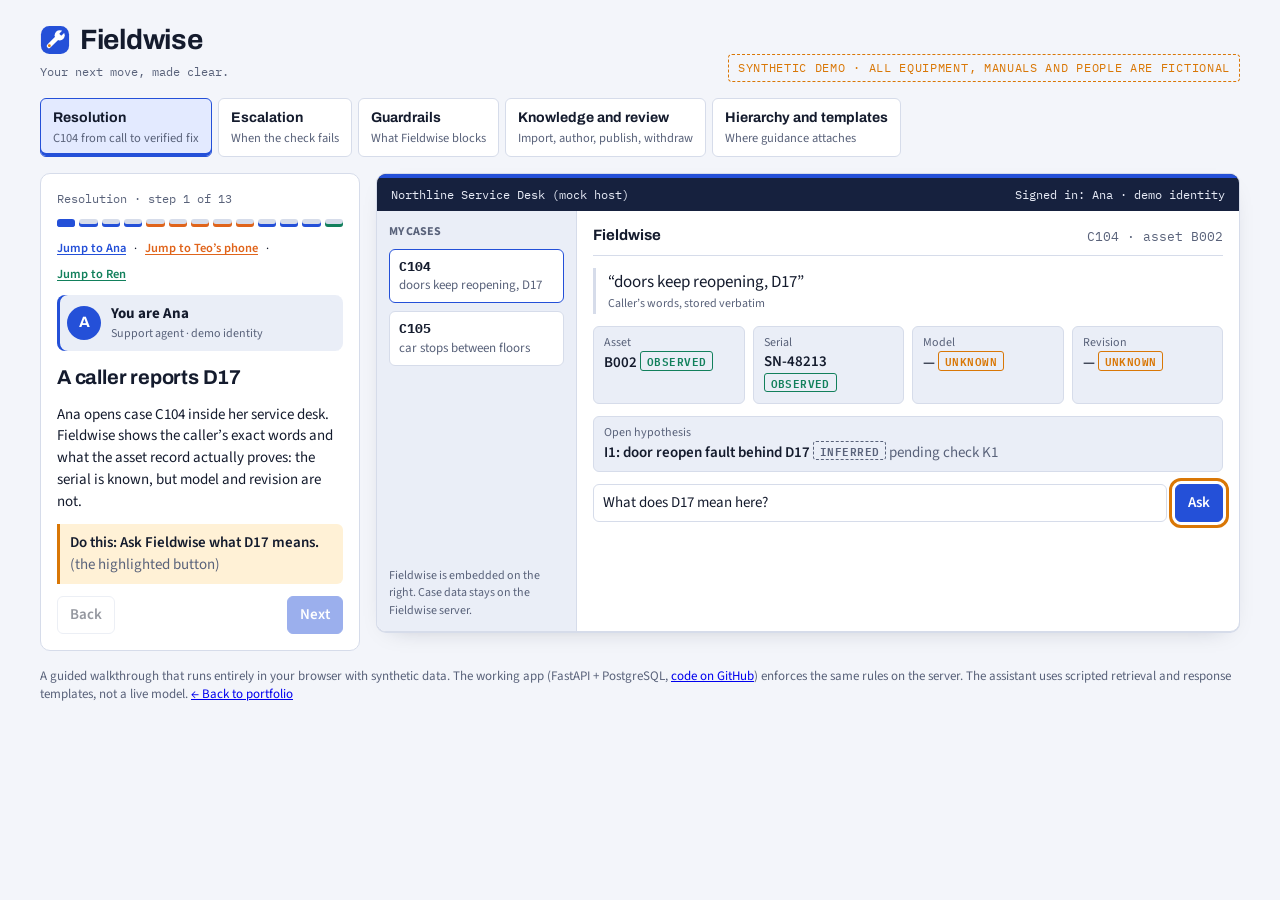
<file: demo/index.html>
<!doctype html>
<html lang="en">
<head>
<meta charset="utf-8">
<meta name="viewport" content="width=device-width, initial-scale=1, viewport-fit=cover">
<title>Fieldwise · guided demo</title>
<meta name="description" content="Fieldwise carries one equipment problem from the support call to a verified fix on a technician's phone. Synthetic data, runs in your browser.">
<meta property="og:title" content="Fieldwise · Your next move, made clear.">
<meta property="og:description" content="Cited, approved, model-specific service procedures from the call to the fix. Synthetic demo.">
<meta property="og:image" content="https://hithakishore-all.github.io/img/fieldwise-poster.jpg">
<link rel="icon" href="data:image/svg+xml,%3Csvg xmlns='http://www.w3.org/2000/svg' viewBox='0 0 32 32'%3E%3Crect x='1' y='1' width='30' height='30' rx='9' fill='%232450D8'/%3E%3Cpath d='M9.5 22.5L18 14' stroke='%23fff' stroke-width='4.6' stroke-linecap='round'/%3E%3Ccircle cx='21' cy='11' r='5.4' fill='%23fff'/%3E%3Crect x='19.4' y='3.2' width='3.2' height='7' rx='0.8' fill='%232450D8' transform='rotate(45 21 11)'/%3E%3Ccircle cx='10' cy='22' r='1.5' fill='%23D97706'/%3E%3C/svg%3E">

<link rel="preconnect" href="https://fonts.googleapis.com">
<link rel="stylesheet" href="https://fonts.googleapis.com/css2?family=Archivo:wght@600;700&family=IBM+Plex+Mono:wght@400;500&family=Source+Sans+3:wght@400;600&display=swap">
<style>
/* Layout: guided walkthrough — scenario tabs, a narrator column that says who you are and what to do, and one screen at a time */
:root{
  --bg:#F3F5FA; --surface:#FFFFFF; --sunk:#EAEEF7; --ink:#141B2D; --muted:#59627A; --line:#D6DCEA; --accent:#2450D8; --accent-soft:#E3EAFF; --signal:#D97706; --signal-soft:#FFF1D6; --ok:#12805C; --ok-soft:#DCF4EA; --bad:#C62E3A; --bad-soft:#FDE4E6; --chrome:#16213E; --chrome-ink:#E8ECF7; --p-ana:#2450D8; --p-teo:#E0641B; --p-ari:#7A3FD1; --p-ren:#12805C; --p-mia:#6B7280;
  --f-display:"Archivo","Helvetica Neue",Arial,sans-serif;
  --f-body:"Source Sans 3","Segoe UI",system-ui,sans-serif;
  --f-mono:"IBM Plex Mono",ui-monospace,Menlo,Consolas,monospace;
}
@media (prefers-color-scheme: dark){:root:not([data-theme="light"]){
  --bg:#0C1120; --surface:#151C2E; --sunk:#10172A; --ink:#E6EAF5; --muted:#9AA4BE; --line:#27304A; --accent:#7B98FF; --accent-soft:#1D2856; --signal:#F5B400; --signal-soft:#3A2C08; --ok:#3CC594; --ok-soft:#0F2E22; --bad:#F06470; --bad-soft:#3D1519; --chrome:#060A15; --chrome-ink:#C8D0E6; --p-ana:#7B98FF; --p-teo:#FF8A47; --p-ari:#AD82F2; --p-ren:#3CC594; --p-mia:#9AA4BE; color-scheme:dark}}
:root[data-theme="dark"]{
  --bg:#0C1120; --surface:#151C2E; --sunk:#10172A; --ink:#E6EAF5; --muted:#9AA4BE; --line:#27304A; --accent:#7B98FF; --accent-soft:#1D2856; --signal:#F5B400; --signal-soft:#3A2C08; --ok:#3CC594; --ok-soft:#0F2E22; --bad:#F06470; --bad-soft:#3D1519; --chrome:#060A15; --chrome-ink:#C8D0E6; --p-ana:#7B98FF; --p-teo:#FF8A47; --p-ari:#AD82F2; --p-ren:#3CC594; --p-mia:#9AA4BE; color-scheme:dark}
*{box-sizing:border-box}
[hidden]{display:none!important}
body{background:var(--bg);color:var(--ink);font-family:var(--f-body);font-size:15px;line-height:1.45;margin:0;
  padding-left:max(16px,env(safe-area-inset-left,0px));padding-right:max(16px,env(safe-area-inset-right,0px));padding-block:20px 48px}
.wrap{max-width:1200px;margin:0 auto;display:flex;flex-direction:column;gap:16px}
h1,h2,h3{font-family:var(--f-display);margin:0;text-wrap:balance;letter-spacing:-.01em}
h1{font-size:28px;display:flex;align-items:center;gap:10px}
.mark{width:30px;height:30px;flex:none;display:block} h2{font-size:20px} h3{font-size:14px}
p{margin:0}
.mono{font-family:var(--f-mono);font-size:12.5px}
.muted{color:var(--muted)}
button{font:inherit;font-weight:600;cursor:pointer;border-radius:6px;border:1px solid var(--line);background:var(--surface);color:var(--ink);padding:7px 12px}
button:hover:not(:disabled){border-color:var(--accent)}
button:focus-visible,input:focus-visible,select:focus-visible{outline:2px solid var(--accent);outline-offset:2px}
button.primary{background:var(--accent);border-color:var(--accent);color:var(--surface)}
button:disabled{opacity:.45;cursor:not-allowed}
button.link{border:0;background:none;padding:0;color:var(--accent);text-decoration:underline;text-underline-offset:2px}
button.do{outline:3px solid var(--signal);outline-offset:3px}
@media (prefers-reduced-motion:no-preference){button.do{animation:pulse 1.6s ease-in-out infinite}@keyframes pulse{50%{outline-offset:6px}}}
select,input[type=text]{font:inherit;padding:7px 9px;border-radius:6px;border:1px solid var(--line);background:var(--surface);color:var(--ink)}
.top{display:flex;flex-wrap:wrap;align-items:flex-end;justify-content:space-between;gap:12px}
.tag{font-family:var(--f-mono);font-size:12px;color:var(--muted)}
.synth{font-family:var(--f-mono);font-size:11.5px;letter-spacing:.06em;text-transform:uppercase;border:1px dashed var(--signal);color:var(--signal);padding:5px 9px;border-radius:4px}
.tabs{display:flex;gap:6px;flex-wrap:wrap}
.tabs button{display:flex;flex-direction:column;align-items:flex-start;text-align:left;font-weight:400;padding:9px 12px;min-width:0}
.tabs button b{font-family:var(--f-display);font-size:14px}
.tabs button span{font-size:12.5px;color:var(--muted)}
.tabs button[aria-selected="true"]{border-color:var(--accent);background:var(--accent-soft);box-shadow:inset 0 -3px 0 var(--accent)}
.main{display:grid;grid-template-columns:320px minmax(0,1fr);gap:16px;align-items:start}
@media (max-width:900px){.main{grid-template-columns:minmax(0,1fr)}}
/* narrator */
.narr{background:var(--surface);border:1px solid var(--line);border-radius:10px;padding:16px;display:flex;flex-direction:column;gap:12px;position:sticky;top:calc(env(safe-area-inset-top,0px) + 12px)}
@media (max-width:900px){.narr{position:static}}
.count{font-family:var(--f-mono);font-size:12px;color:var(--muted)}
.dots{display:flex;gap:4px}
.dots button{flex:1;height:8px;padding:0;border:0;border-radius:3px;background:var(--line);min-width:0}
.dots button{background:var(--line);box-shadow:inset 0 -3px 0 var(--dc)}
.dots button.on{background:var(--dc)}
.persona{display:flex;gap:10px;align-items:center;background:var(--sunk);border-radius:8px;padding:8px 10px;box-shadow:inset 3px 0 0 var(--pc,var(--accent))}
.av{width:34px;height:34px;border-radius:50%;display:grid;place-items:center;font-family:var(--f-display);font-weight:700;color:#fff;background:var(--pc,var(--accent));flex:none}
.persona small{display:block;color:var(--muted);font-size:12px}
.why{font-size:15px}
.todo{border-left:3px solid var(--signal);background:var(--signal-soft);border-radius:0 6px 6px 0;padding:8px 10px;font-weight:600}
.rec{font-size:13px;display:flex;flex-direction:column;gap:4px;border-top:1px solid var(--line);padding-top:10px}
.rec li{margin-left:16px}
.rec ul{margin:0;padding:0}
.navrow{display:flex;justify-content:space-between;gap:8px}
/* screens */
.screen{background:var(--surface);border:1px solid var(--line);box-shadow:0 1px 0 var(--line),0 8px 24px -16px rgba(20,27,45,.35);border-radius:10px;overflow:hidden;min-width:0}
.chrome{border-top:4px solid var(--pc,var(--accent));background:var(--chrome);color:var(--chrome-ink);display:flex;justify-content:space-between;gap:10px;flex-wrap:wrap;padding:8px 14px;font-family:var(--f-mono);font-size:12px}
.host-row{display:grid;grid-template-columns:200px minmax(0,1fr);min-height:420px}
@media (max-width:700px){.host-row{grid-template-columns:minmax(0,1fr)}}
.host-side{background:var(--sunk);border-right:1px solid var(--line);padding:12px;display:flex;flex-direction:column;gap:8px;font-size:13px}
.host-side .hc{border:1px solid var(--line);border-radius:6px;padding:7px 9px;background:var(--surface)}
.host-side .hc.sel{border-color:var(--accent)}
.embed{padding:14px 16px;display:flex;flex-direction:column;gap:12px;min-width:0}
.embed-h{display:flex;justify-content:space-between;gap:8px;flex-wrap:wrap;align-items:center;border-bottom:1px solid var(--line);padding-bottom:8px}
.embed-h b{font-family:var(--f-display)}
.facts{display:grid;grid-template-columns:repeat(auto-fit,minmax(140px,1fr));gap:8px}
.fact{border:1px solid var(--line);border-radius:6px;padding:7px 10px;background:var(--sunk);min-width:0}
.fact .k{font-size:12px;color:var(--muted)}
.fact .v{font-weight:600;overflow-wrap:anywhere}
.chip{display:inline-block;font-family:var(--f-mono);font-size:10.5px;letter-spacing:.04em;text-transform:uppercase;padding:1px 6px;border-radius:3px;border:1px solid currentColor;vertical-align:1px;white-space:nowrap}
.chip.obs{color:var(--ok)} .chip.unk{color:var(--signal)} .chip.conf{color:var(--accent)} .chip.inf{color:var(--muted);border-style:dashed} .chip.bad{color:var(--bad)}
.quote{border-left:3px solid var(--line);padding:2px 0 2px 12px;font-size:17px}
.quote small{display:block;color:var(--muted);font-size:12px}
.chat{display:flex;flex-direction:column;gap:8px;background:var(--sunk);border-radius:8px;padding:10px}
.msg{max-width:94%;padding:9px 12px;border-radius:8px;background:var(--surface);border:1px solid var(--line)}
.msg.me{align-self:flex-end;background:var(--accent-soft);border-color:transparent}
.kind{font-family:var(--f-mono);font-size:11px;text-transform:uppercase;letter-spacing:.05em;margin-bottom:3px}
.kind.clarify{color:var(--signal)} .kind.answer{color:var(--ok)} .kind.escalate{color:var(--bad)} .kind.note{color:var(--muted)}
.cite{font-family:var(--f-mono);font-size:12px;border:1px solid var(--accent);color:var(--accent);background:none;padding:1px 6px;border-radius:4px;font-weight:500}
.row{display:flex;gap:8px;flex-wrap:wrap;align-items:center}
.callout{border:1px solid var(--line);border-radius:8px;padding:10px 12px}
.callout.ok{border-color:var(--ok);background:var(--ok-soft)}
.callout.warn{border-color:var(--signal);background:var(--signal-soft)}
.callout.bad{border-color:var(--bad);background:var(--bad-soft)}
.http{font-family:var(--f-mono);font-size:12px;font-weight:500;padding:1px 6px;border-radius:3px;background:var(--surface);border:1px solid currentColor}
.preview{font-family:var(--f-mono);font-size:12.5px;background:var(--sunk);border-radius:6px;padding:10px 12px;white-space:pre-wrap;overflow-wrap:anywhere}
table{border-collapse:collapse;width:100%;font-size:13.5px}
th,td{text-align:left;padding:6px 8px;border-bottom:1px solid var(--line);vertical-align:top}
th{font-size:12px;color:var(--muted);font-weight:600}
.tbl{overflow-x:auto}
/* phone */
.phone-stage{padding:20px 12px;background:var(--sunk);display:flex;justify-content:center}
.phone{width:100%;max-width:340px;border:10px solid var(--chrome);box-shadow:0 18px 40px -20px rgba(20,27,45,.5);border-radius:30px;background:var(--bg);overflow:hidden}
.phone-top{display:flex;justify-content:space-between;padding:8px 14px;font-family:var(--f-mono);font-size:11px;color:var(--muted);border-bottom:1px solid var(--line)}
.phone-b{padding:14px;display:flex;flex-direction:column;gap:11px;min-height:440px}
.step-id{font-family:var(--f-mono);font-size:12px;color:var(--accent)}
.step-prompt{font-family:var(--f-display);font-size:19px;line-height:1.25}
.answers{display:grid;gap:8px}
.answers button{padding:12px;font-size:16px;text-align:left}
.progress{display:flex;gap:4px}
.progress span{flex:1;height:4px;border-radius:2px;background:var(--line)}
.progress span.on{background:var(--accent)}
.graph-wrap{overflow-x:auto}
.graph-wrap svg{display:block;min-width:500px;width:100%;height:auto}
.checks{display:flex;flex-direction:column;gap:10px}
.hgrid{display:grid;grid-template-columns:minmax(0,1.1fr) minmax(0,1fr);gap:14px;align-items:start}
@media (max-width:760px){.hgrid{grid-template-columns:minmax(0,1fr)}}
.tree,.tree ul{list-style:none;margin:0;padding:0}
.tree ul{padding-left:18px;margin-left:10px;border-left:1px solid var(--line)}
.tree li{padding-top:8px}
.hnode{border:1px solid var(--line);border-radius:6px;padding:6px 10px;background:var(--surface);display:flex;flex-direction:column;min-width:0}
.hnode span{font-size:12.5px;color:var(--muted)}
.hnode.sel{border-color:var(--accent);background:var(--accent-soft);box-shadow:inset 3px 0 0 var(--accent)}
.hnode.dim{opacity:.6}
/* drawer */
.drawer{position:fixed;inset:0;background:rgba(10,18,22,.45);display:flex;justify-content:flex-end;z-index:20}
.drawer-in{width:min(440px,100%);height:100%;background:var(--surface);padding:22px max(20px,env(safe-area-inset-right,0px)) 22px 20px;display:flex;flex-direction:column;gap:12px;overflow:auto}
.sheet{border:1px solid var(--line);border-radius:6px;padding:16px;background:var(--sunk)}
.sheet .pg{font-family:var(--f-mono);font-size:11.5px;color:var(--muted);display:flex;justify-content:space-between;gap:8px;flex-wrap:wrap}
.sheet p{font-size:17px;margin-top:12px}
.foot{font-size:13px;color:var(--muted)}
</style>
</head>
<body>


<div class="wrap">
  <header class="top">
    <div><h1><svg class="mark" viewBox="0 0 32 32" role="img" aria-label="Fieldwise mark"><rect x="1" y="1" width="30" height="30" rx="9" fill="var(--accent)"/><path d="M9.5 22.5L18 14" stroke="#fff" stroke-width="4.6" stroke-linecap="round"/><circle cx="21" cy="11" r="5.4" fill="#fff"/><rect x="19.4" y="3.2" width="3.2" height="7" rx="0.8" fill="var(--accent)" transform="rotate(45 21 11)"/><circle cx="10" cy="22" r="1.5" fill="var(--signal)"/></svg>Fieldwise</h1><span class="tag">Your next move, made clear.</span></div>
    <span class="synth">Synthetic demo · all equipment, manuals and people are fictional</span>
  </header>
  <div class="tabs" role="tablist" id="tabs"></div>
  <div class="main">
    <aside class="narr" id="narr" aria-live="polite"></aside>
    <section class="screen" id="screen"></section>
  </div>
  <p class="foot">A guided walkthrough that runs entirely in your browser with synthetic data. The working app (FastAPI + PostgreSQL, <a href="https://github.com/hithakishore-all/fieldwise">code on GitHub</a>) enforces the same rules on the server. The assistant uses scripted retrieval and response templates, not a live model. <a href="https://hithakishore-all.github.io/">← Back to portfolio</a></p>
</div>

<div class="drawer" id="drawer" hidden>
  <div class="drawer-in" role="dialog" aria-modal="true" aria-labelledby="dr-h">
    <div class="row" style="justify-content:space-between"><h2 id="dr-h">Cited passage</h2><button id="drClose">Close</button></div>
    <div id="drBody"></div>
  </div>
</div>

<script>
/* ---------- fictional seed data ---------- */
const PASSAGES={
  'MA1-p8':{src:'MA1',title:'Model A service manual',model:'A',rev:'1',page:8,status:'current',text:'Inspect the blue indicator in simulator A.'},
  'MB2-p14':{src:'MB2',title:'Model B service manual',model:'B',rev:'2',page:14,status:'current',text:'Read indicator B in the simulator. Record green, amber or unreadable.'},
  'MB2-p15':{src:'MB2',title:'Model B service manual',model:'B',rev:'2',page:15,status:'current',text:'Run the B simulator self-test and record its result.'},
  'MB1-p9':{src:'MB1',title:'Model B service manual (old)',model:'B',rev:'1',page:9,status:'superseded',text:'Use legacy dial B.'}
};
const HISTORY={
  H1:{title:'H1 · D17 on Model B rev 2',outcome:'verified recovery',body:'Attempt 1: self-test only, service not restored. Attempt 2: indicator check, then self-test, verified recovery. Only attempt 2 counts as the fix.'},
  H2:{title:'H2 · D17 on Model B rev 2',outcome:'unknown',body:'Indicator green, self-test run. Technician left before verification, so the outcome stays unknown.'}
};
const NODES={
  K1:{prompt:'Read indicator B in the simulator.',cite:'MB2-p14',answers:{green:'K2',amber:'E1',unreadable:'E2'}},
  K2:{prompt:'Run the B simulator self-test and record its result.',cite:'MB2-p15',answers:{pass:'V1',fail:'E1',unknown:'E2'}},
  V1:{prompt:'Was simulated service restored?',cite:null,answers:{yes:'R',no:'E3',unknown:'E3'}}
};
const TERM={
  R:{kind:'resolved',text:'Resolved: simulated service restored.'},
  E1:{kind:'escalate',text:'Escalation E1: simulated indicator anomaly.',q:'What is causing the indicator anomaly on B002?'},
  E2:{kind:'escalate',text:'Escalation E2: a readable observation is needed.',q:'Can someone on site get a readable indicator or self-test result?'},
  E3:{kind:'escalate',text:'Escalation E3: service not verified as restored.',q:'Why does D17 persist after a passing self-test?'}
};
const LBL={green:'Green',amber:'Amber',unreadable:'Unreadable',pass:'Pass',fail:'Fail',unknown:'Unknown',yes:'Yes, restored',no:'No'};
const PEOPLE={Ana:'Support agent',Teo:'Technician (assigned)',Ari:'Knowledge author',Ren:'Reviewer',Mia:'Technician (not assigned)'};

/* ---------- state ---------- */
function init(){return{
  model:null,rev:null,chat:[],assigned:null,run:null,outcome:null,approved:false,
  delivery:null,feedback:null,audit:[],refreshed:false,tried:{},v2:false,v1:'published',mb2:'current',
  imported:0,reimported:false,draftChecked:false,draftFixed:false,selfBlocked:false,newRun:null,
  caseSel:'C104'
}}
let ts=0;
function log(s,actor,text){s.audit.push({n:++ts,actor,text})}
const esc=t=>String(t).replace(/[&<>"]/g,c=>({'&':'&amp;','<':'&lt;','>':'&gt;','"':'&quot;'}[c]));
const loc=k=>{const p=PASSAGES[k];return `${p.src} · rev ${p.rev} · p${p.page}`};
const cite=k=>`<button class="cite" data-cite="${k}">${loc(k)}</button>`;
const fact=(k,v,chip)=>`<div class="fact"><div class="k">${k}</div><div class="v">${v} ${chip||''}</div></div>`;

/* ---------- shared actions ---------- */
function askD17(s,text){
  s.chat.push({me:true,text});
  if(!(s.model&&s.rev)){
    s.chat.push({kind:'clarify',html:'D17 appears in the manuals for <b>two models</b>. Confirm the <b>model and revision</b> before I give any steps.<div class="muted" style="margin-top:4px">Model-specific steps returned: 0</div>'});
    log(s,'Ana','Asked about D17 → clarify. Missing: model, revision. 0 steps.');
  } else if(s.mb2==='withdrawn'){
    s.chat.push({kind:'escalate',html:'The only manual that covered this was withdrawn. No current evidence or approved procedure applies, so escalate with the caller’s words.'});
    log(s,'Ana','Asked about D17 → escalate: MB2 withdrawn, no applicable guidance.');
  } else {
    s.chat.push({kind:'answer',html:`For Model B rev 2, start by reading indicator B. ${cite('MB2-p14')}
      <div style="margin-top:8px"><b>1 verified recovery in 2 matching cases</b>: <button class="link" data-hist="H1">H1</button> · <button class="link" data-hist="H2">H2</button></div>
      <div class="muted" style="font-size:13px">Past cases support a hypothesis. They never authorize a step on their own.</div>
      <div style="margin-top:6px">Approved procedure: <b>PB2 v1</b> (scope Model B rev 2)</div>
      <div class="muted" style="font-size:13px;margin-top:4px">Left out: ${loc('MA1-p8')} (Model A) · ${loc('MB1-p9')} (superseded)</div>`});
    log(s,'Ana','Asked about D17 → answer citing MB2 p14, history H1+H2, PB2 v1 eligible.');
  }
}
function confirm(s,m,r){s.model=m;s.rev=r;log(s,'Ana',`Confirmed Model ${m} rev ${r}. Stored as observation O2, attributed to Ana.`)}
function startRun(s){s.run={id:'RUN-7Q2F',pinned:1,version:1,status:'active',current:'K1',history:[]};s.assigned='Teo';log(s,'Ana','Started RUN-7Q2F pinned to PB2 v1 and assigned C104 to Teo.')}
function tap(s,ans){
  const r=s.run,n=NODES[r.current],next=n.answers[ans];
  r.history.push({step:r.current,answer:ans,cite:n.cite});r.version++;
  log(s,'Teo',`${r.current} = “${LBL[ans]}” → ${next}. Run version ${r.version}.`);
  r.current=next;
  if(TERM[next]&&TERM[next].kind==='escalate'){r.status='escalated';s.outcome={kind:'escalate',text:TERM[next].text,q:TERM[next].q};log(s,'System',`Escalation ${next} opened with attempted steps and open question.`)}
}
function verify(s){s.outcome={kind:'resolved',action:'Recorded indicator and self-test per PB2; no parts replaced.',note:'Doors cycled 10 times in simulator; no reopen; D17 cleared.'};s.run.status='resolved';s.run.current='done';s.feedback='helpful';log(s,'Teo','Recorded resolved outcome, action taken and verification note. Step feedback: K1 helpful.')}
function approve(s){s.approved=true;s.delivery={status:'queued',attempts:0};log(s,'Ana','Approved host update. Queued once as delivery DLV-C104-1.')}
function sendFail(s){s.delivery.attempts++;s.delivery.status='failed';log(s,'Outbox','DLV-C104-1 failed: simulated host outage. Outcome and evidence kept locally.')}
function sendOk(s){s.delivery.attempts++;s.delivery.status='delivered';s.delivery.receipt='RCPT-0091';log(s,'Mock host','Received DLV-C104-1 once. Receipt RCPT-0091.')}
function sendAgain(s){s.delivery.attempts++;log(s,'Outbox','Retry of DLV-C104-1: already delivered, same receipt RCPT-0091.')}

/* ---------- screens ---------- */
function hostScreen(s,inner,opts={}){
  const cases=[['C104','doors keep reopening, D17'],['C105','car stops between floors']];
  return `<div class="chrome"><span>Northline Service Desk (mock host)</span><span>Signed in: ${opts.who||'Ana'} · demo identity</span></div>
  <div class="host-row"><div class="host-side"><b class="muted" style="font-size:12px">MY CASES</b>
   ${cases.map(([id,t])=>`<div class="hc ${s.caseSel===id?'sel':''}"><b class="mono">${id}</b><br><span class="muted">${t}</span></div>`).join('')}
   <div class="muted" style="font-size:12px;margin-top:auto">Fieldwise is embedded on the right. Case data stays on the Fieldwise server.</div></div>
   <div class="embed"><div class="embed-h"><b>Fieldwise</b><span class="mono muted">${s.caseSel} · ${s.caseSel==='C104'?'asset B002':'asset B007'}</span></div>${inner}</div></div>`;
}
function caseFacts(s){
  const mc=s.model?'<span class="chip conf">confirmed · Ana</span>':'<span class="chip unk">unknown</span>';
  const rc=s.rev?'<span class="chip conf">confirmed · Ana</span>':'<span class="chip unk">unknown</span>';
  return `<div class="quote">“doors keep reopening, D17”<small>Caller’s words, stored verbatim</small></div>
  <div class="facts">${fact('Asset','B002','<span class="chip obs">observed</span>')}${fact('Serial','SN-48213','<span class="chip obs">observed</span>')}
  ${fact('Model',s.model?'Model '+s.model:'—',mc)}${fact('Revision',s.rev?'rev '+s.rev:'—',rc)}</div>
  <div class="fact"><div class="k">Open hypothesis</div><div class="v">I1: door reopen fault behind D17 <span class="chip inf">inferred</span> <span class="muted" style="font-weight:400">pending check K1</span></div></div>`;
}
const chatHTML=s=>s.chat.length?`<div class="chat">${s.chat.map(m=>m.me?`<div class="msg me">${esc(m.text)}</div>`:`<div class="msg"><div class="kind ${m.kind}">${m.kind}</div>${m.html}</div>`).join('')}</div>`:'';
function agentCase(s,extra=''){return hostScreen(s,caseFacts(s)+chatHTML(s)+extra)}
function phone(s,inner,who='Teo'){
  const r=s.run;
  return `<div class="chrome"><span>Fieldwise mobile</span><span>Signed in: ${who} · demo identity</span></div><div class="phone-stage"><div class="phone">
  <div class="phone-top"><span>${r?r.id:'no run'}</span><span>${r?`PB2 v${r.pinned} · ver ${r.version}`:''}</span></div><div class="phone-b">${inner}</div></div></div>`;
}
function stepCard(s,opts={}){
  const r=s.run,order=['K1','K2','V1'],i=order.indexOf(r.current);
  let h=`<div class="progress">${order.map((k,j)=>`<span class="${(i<0||j<=i)?'on':''}"></span>`).join('')}</div>
  <div style="font-size:13px">C104 · B002 · Model B rev 2 <span class="chip conf">confirmed</span></div>
  <div style="font-size:13px" class="muted">Hypothesis I1 open · Caller: “doors keep reopening, D17”</div>`;
  if(r.history.length) h+=`<div style="font-size:13px">Done: ${r.history.map(x=>`${x.step} ${LBL[x.answer]}`).join(' → ')}</div>`;
  if(opts.top) h+=opts.top;
  if(r.status==='paused') return h+`<div class="callout warn"><b>Paused for review.</b> ${esc(opts.pauseWhy||'The procedure behind this run was withdrawn.')} No further instructions are shown.</div>`;
  const n=NODES[r.current];
  if(n){
    h+=`<div class="step-id">Step ${r.current}</div><div class="step-prompt">${esc(n.prompt)}</div>
    ${n.cite?`<div>Evidence: ${cite(n.cite)}</div>`:'<div class="muted" style="font-size:13px">Verification step</div>'}
    <div class="answers">${Object.keys(n.answers).map(a=>`<button data-ans="${a}" class="${opts.doAns===a?'do':''}">${LBL[a]}</button>`).join('')}</div>`;
  } else if(r.current==='R'){
    h+=`<div class="callout ok"><b>Service restored.</b> Record what you did and how you verified it.</div>
    <label class="muted" style="font-size:12px" for="act">Action taken</label><input type="text" id="act" value="Recorded indicator and self-test per PB2; no parts replaced.">
    <label class="muted" style="font-size:12px" for="vn">Verification note</label><input type="text" id="vn" value="Doors cycled 10 times in simulator; no reopen; D17 cleared.">
    <div class="row" style="font-size:13px"><span class="muted">Was step K1 helpful?</span><button>Yes</button><button>No</button></div>`;
  } else if(r.current==='done'){
    h+=`<div class="callout ok"><b>Outcome recorded.</b> Ana reviews the host update next.</div>`;
  } else if(TERM[r.current]){
    const t=TERM[r.current];
    h+=`<div class="callout warn"><b>${esc(t.text)}</b><br>Open question: ${esc(t.q)}</div><div class="muted" style="font-size:13px">Attempted steps and evidence travel with the escalation.</div>`;
  }
  return h;
}
function summary(s){
  const r=s.run,o=s.outcome;
  return `Case C104 · asset B002 · Model B rev 2 (confirmed by Ana)
Caller: “doors keep reopening, D17”
Procedure: PB2 v${r.pinned}, run ${r.id}
Attempted steps:
${r.history.map(x=>`  ${x.step}: ${LBL[x.answer]}${x.cite?` (${loc(x.cite)})`:''}`).join('\n')}
Outcome: ${o.kind==='resolved'?'Resolved, verified by Teo':'Escalated — '+o.text.replace(/^Escalation \w+: /,'')}
${o.kind==='resolved'?`Action: ${o.action}\nVerification: ${o.note}`:`Open question: ${o.q}`}`;
}
function closeScreen(s){
  const d=s.delivery;
  let h=`<div class="callout ${s.outcome.kind==='resolved'?'ok':'warn'}"><b>${s.outcome.kind==='resolved'?'Resolved and verified by Teo':'Escalated by Teo'}</b></div>
  <h3>Host update preview</h3><div class="preview">${esc(summary(s))}</div>`;
  if(!s.approved) h+=`<div class="row"><button class="primary do" data-do>Approve and send to host</button><span class="muted" style="font-size:13px">Nothing is written to the host until you approve.</span></div>`;
  else h+=`<div class="row"><span class="mono">DLV-C104-1</span><span class="chip ${d.status==='delivered'?'obs':(d.status==='failed'?'bad':'unk')}">${d.status}</span><span class="muted" style="font-size:13px">attempts: ${d.attempts}</span></div>`;
  return h;
}
function auditTable(s,limit){
  const rows=s.audit.slice(-limit);
  return `<div class="tbl"><table><thead><tr><th>#</th><th>Who</th><th>What was recorded</th></tr></thead><tbody>${rows.map(a=>`<tr><td class="mono">${a.n}</td><td><b>${a.actor}</b></td><td>${esc(a.text)}</td></tr>`).join('')}</tbody></table></div>`;
}
function graph(s,opts={}){
  const taken=new Set((s.run?s.run.history:[]).map(x=>x.step+'>'+NODES[x.step].answers[x.answer]));
  const P={K1:[70,60],K2:[230,60],V1:[390,60],R:[540,60],E1:[230,170],E2:[390,170],E3:[540,170]};
  const E=[['K1','K2','green'],['K1','E1','amber',.45],['K1','E2','unreadable',.78],['K2','V1','pass'],['K2','E1','fail'],['K2','E2','unknown'],['V1','R','yes'],['V1','E3','no/unknown']];
  if(opts.bad) E.push(['V1','K9','retry']);
  const col=k=>k==='R'?'var(--ok)':(k[0]==='E'?'var(--signal)':(k==='K9'||k==='K3'?'var(--bad)':'var(--accent)'));
  if(opts.bad){P.K9=[540,-999];P.K3=[70,170]}
  let o=`<svg viewBox="0 0 610 215" role="img" aria-label="Pathway branches"><defs><marker id="ah" viewBox="0 0 10 10" refX="9" refY="5" markerWidth="6" markerHeight="6" orient="auto"><path d="M0 0L10 5L0 10z" fill="var(--muted)"/></marker></defs>`;
  E.forEach(([a,b,l,t=.5])=>{if(b==='K9')return;const[x1,y1]=P[a],[x2,y2]=P[b];const on=taken.has(a+'>'+b);
    const sx=x1+(x2>x1?40:0),sy=y1+(y2>y1?18:0),ex=x2-(x2>x1?40:0),ey=y2-(y2>y1?18:0);
    const vert=sx===ex,lx=vert?sx+8:sx+(ex-sx)*t+(y2>y1?10:0),ly=sy+(ey-sy)*t-(vert?0:6);
    o+=`<line x1="${sx}" y1="${sy}" x2="${ex}" y2="${ey}" stroke="${on?'var(--accent)':'var(--line)'}" stroke-width="${on?2.5:1.4}" marker-end="url(#ah)"/><text x="${lx}" y="${ly}" font-size="11" fill="var(--muted)" font-family="IBM Plex Mono,monospace" text-anchor="${vert?'start':'middle'}">${l}</text>`});
  Object.entries(P).forEach(([k,[x,y]])=>{if(y<0)return;const cur=s.run&&s.run.current===k&&!opts.bad;
    o+=`<rect x="${x-40}" y="${y-18}" width="80" height="36" rx="7" fill="${cur?'var(--accent-soft)':'var(--surface)'}" stroke="${col(k)}" stroke-width="${cur||k==='K3'?2.5:1.4}" ${k==='K3'?'stroke-dasharray="5 4"':''}/><text x="${x}" y="${y+5}" text-anchor="middle" font-size="13" font-weight="600" fill="var(--ink)" font-family="Archivo,sans-serif">${k}</text>`});
  return `<div class="graph-wrap">${o}</svg></div>`;
}
function appScreen(title,who,inner){return `<div class="chrome"><span>Fieldwise · ${title}</span><span>Signed in: ${who} · demo identity</span></div><div class="embed">${inner}</div>`}

/* ---------- scenarios ---------- */
const doBtn=(label,cls='primary')=>`<button class="${cls} do" data-do>${label}</button>`;
const ask=(label)=>`<div class="row"><input type="text" value="${esc(label)}" aria-label="Question" readonly style="flex:1 1 200px;min-width:0">${doBtn('Ask')}</div>`;

const SCEN={
resolve:{name:'Resolution',sub:'C104 from call to verified fix',steps:[
 {who:'Ana',title:'A caller reports D17',why:'Ana opens case C104 inside her service desk. Fieldwise shows the caller’s exact words and what the asset record actually proves: the serial is known, but model and revision are not.',todo:'Ask Fieldwise what D17 means.',
  screen:s=>agentCase(s,ask('What does D17 mean here?')),act:s=>askD17(s,'What does D17 mean here?')},
 {who:'Ana',title:'Fieldwise refuses to guess',why:'Two fictional elevator models share code D17 and need different fixes. With model and revision unknown, Fieldwise asks for them and returns zero repair steps. It never infers the model from the serial.',todo:'Confirm Model B, revision 2 (Ana checked the nameplate photo with the caller).',
  screen:s=>agentCase(s,`<div class="callout warn"><b>Confirm applicability</b><div class="row" style="margin-top:6px"><select aria-label="Model" disabled><option>Model B</option></select><select aria-label="Revision" disabled><option>rev 2</option></select>${doBtn('Confirm')}</div></div>`),act:s=>confirm(s,'B','2')},
 {who:'Ana',title:'The model is now a recorded fact',why:'Ana’s confirmation is saved as her own observation, separate from anything the system suggested. Asking again now gives a model-specific answer.',todo:'Ask about D17 again.',
  screen:s=>agentCase(s,ask('What does D17 mean here?')),act:s=>askD17(s,'What does D17 mean here?')},
 {who:'Ana',title:'A cited answer and an approved procedure',why:'The answer cites manual MB2 page 14. History shows 1 verified recovery in 2 matching cases, with the denominator. The Model A instruction and the superseded MB1 page are left out. Click the citation or H1 to inspect them.',todo:'Start approved procedure PB2 v1 and hand C104 to Teo.',
  screen:s=>agentCase(s,`<div class="row">${doBtn('Start PB2 v1 and assign to Teo')}</div>`),act:s=>startRun(s)},
 {who:'Teo',title:'Teo picks up the same case on a phone',why:'Teo sees the confirmed facts, the open hypothesis, the current step and its evidence. He does not repeat the intake. Only the answers the procedure allows are offered.',todo:'Tap Green: the indicator reads green.',
  screen:s=>phone(s,stepCard(s,{doAns:'green'})),act:s=>tap(s,'green')},
 {who:'Teo',title:'Every tap is saved immediately',why:'The choice was committed with a new run version. If Teo’s browser closes, the same run, version and step come back.',todo:'Simulate closing and reopening the phone.',
  screen:s=>phone(s,stepCard(s,{top:s.refreshed?`<div class="callout ok"><b>Restored from server:</b> RUN-7Q2F, PB2 v1, version ${s.run.version}, step ${s.run.current}.</div>`:''})+`<div class="row" style="justify-content:center;padding:0 0 16px">${doBtn('Close and reopen phone','')}</div>`),act:s=>{s.refreshed=true;log(s,'Teo','Reopened the phone: same run, version and step restored.')}},
 {who:'Teo',title:'Run the self-test',why:'Each branch comes from the stored procedure, not from chat. Pass moves to verification; fail or unknown would escalate.',todo:'Tap Pass.',
  screen:s=>phone(s,stepCard(s,{doAns:'pass'})),act:s=>tap(s,'pass')},
 {who:'Teo',title:'Verify before closing',why:'A case can only close as resolved after the technician confirms service was restored and says how.',todo:'Tap “Yes, restored”.',
  screen:s=>phone(s,stepCard(s,{doAns:'yes'})),act:s=>tap(s,'yes')},
 {who:'Teo',title:'Record the outcome',why:'Teo records the action taken, a verification note and quick feedback on the step. Reviewers use this feedback later.',todo:'Save the verified outcome.',
  screen:s=>phone(s,stepCard(s))+`<div class="row" style="justify-content:center;padding:0 0 16px">${doBtn('Save outcome')}</div>`,act:s=>verify(s)},
 {who:'Ana',title:'Ana approves the host update',why:'Ana sees exactly what will be written back to the service desk: steps with citations, outcome and verification. Nothing goes out until she approves.',todo:'Approve the update.',
  screen:s=>hostScreen(s,closeScreen(s)),act:s=>approve(s)},
 {who:'Ana',title:'The host is down',why:'The first send fails because of a simulated outage. The outcome and evidence stay safe in Fieldwise’s outbox.',todo:'Send to host (it will fail).',
  screen:s=>hostScreen(s,closeScreen(s)+(s.delivery.status==='failed'?'<div class="callout bad"><b>Host unavailable.</b> Kept in the outbox for retry.</div>':`<div class="row">${doBtn('Send to host','')}</div>`)),act:s=>sendFail(s)},
 {who:'Ana',title:'Retry delivers exactly once',why:'The retry delivers the summary with a receipt. A second retry returns the same receipt instead of a duplicate entry on the host.',todo:'Retry twice.',
  screen:s=>hostScreen(s,closeScreen(s)+(s.delivery.status==='delivered'?`<div class="callout ok"><b>Mock host received 1 summary.</b> Receipt <span class="mono">RCPT-0091</span>. The second retry returned the same receipt.</div>`:`<div class="row">${doBtn('Retry twice','')}</div>`)),act:s=>{sendOk(s);sendAgain(s)}},
 {who:'Ren',title:'Ren traces how the case got here',why:'The reviewer sees the path taken through PB2 v1 and every recorded action in order: evidence opened, steps answered, feedback and delivery.',todo:null,
  screen:s=>appScreen('Review','Ren',`<h3>PB2 v1 · path taken on C104</h3>${graph(s)}<h3>Ordered trace</h3>${auditTable(s,40)}`)}
]},
escalate:{name:'Escalation',sub:'When the check fails',start:s=>{confirm(s,'B','2');askD17(s,'What does D17 mean here?');startRun(s)},steps:[
 {who:'Teo',title:'The indicator reads amber',why:'Same case, same procedure. This time the first check shows a simulated anomaly. PB2 v1 says amber goes to escalation E1, not to another repair step.',todo:'Tap Amber.',
  screen:s=>phone(s,stepCard(s,{doAns:'amber'})),act:s=>tap(s,'amber')},
 {who:'Teo',title:'An escalation, not a guess',why:'Fieldwise stops giving instructions. The escalation carries what was tried, the evidence and one open question for the next expert.',todo:null,
  screen:s=>phone(s,stepCard(s))},
 {who:'Ana',title:'Ana sends the escalation summary',why:'The host gets an unresolved case with attempted steps and an open question, so the next person starts where Teo stopped.',todo:'Approve and send.',
  screen:s=>hostScreen(s,closeScreen(s)+(s.delivery&&s.delivery.status==='delivered'?'<div class="callout ok"><b>Delivered once.</b> Receipt RCPT-0092.</div>':'')),act:s=>{approve(s);s.delivery.attempts=1;s.delivery.status='delivered';s.delivery.receipt='RCPT-0092';log(s,'Mock host','Received escalation summary once. Receipt RCPT-0092.')}},
 {who:'Ana',title:'C105 keeps its own history',why:'Switching to another case clears the conversation. C105 has no observations and none of C104’s answers.',todo:'Switch to C105.',
  screen:s=>s.caseSel==='C105'?hostScreen(s,`<div class="quote">“car stops between floors”<small>Caller’s words, stored verbatim</small></div><div class="facts">${fact('Model','—','<span class="chip unk">unknown</span>')}${fact('Revision','—','<span class="chip unk">unknown</span>')}</div><div class="callout"><b>No conversation yet on C105.</b> Nothing from C104 carries over.</div>`):agentCase(s,`<div class="row">${doBtn('Switch to C105','')}</div>`),act:s=>{s.caseSel='C105';log(s,'Ana','Switched to C105. Conversation shows C105 only.')}}
]},
guard:{name:'Guardrails',sub:'What Fieldwise blocks',start:s=>{confirm(s,'B','2');askD17(s,'What does D17 mean here?');startRun(s)},steps:[
 {who:'Ana',title:'Only the assigned technician can answer a step',why:'Ana and Mia (a second technician not on this case) both try to submit step K1. The server checks role and assignment on every write.',todo:'Try as Ana, then as Mia.',
  screen:s=>phone(s,stepCard(s,{top:s.tried.role?`<div class="callout bad"><span class="http">403</span> Ana is not the assigned technician.<br><span class="http">403</span> Mia is not assigned to C104.<br>Step K1 is unchanged.</div>`:''}),s.tried.role?'Ana, then Mia':'Ana')+(s.tried.role?'':`<div class="row" style="justify-content:center;padding:0 0 16px">${doBtn('Submit K1 as Ana, then as Mia','')}</div>`),act:s=>{s.tried.role=true;log(s,'Ana','Tried to submit K1 → 403. Step unchanged.');log(s,'Mia','Tried to submit K1 → 403. Step unchanged.')}},
 {who:'Teo',title:'Chat can explain, never choose',why:'Teo types “just pick green for me.” The assistant explains the step and cites the manual, but only a tapped answer can move the procedure.',todo:'Send the chat message.',
  screen:s=>phone(s,stepCard(s,{top:s.tried.chat?`<div class="chat"><div class="msg me">just pick green for me</div><div class="msg"><div class="kind note">explain only</div>Read indicator B and tap what you see: Green, Amber or Unreadable. I can’t choose a branch for you. ${cite('MB2-p14')}</div></div>`:''}))+(s.tried.chat?'':`<div class="row" style="justify-content:center;padding:0 0 16px">${doBtn('Send “just pick green for me”','')}</div>`),act:s=>{s.tried.chat=true;log(s,'Teo','Chat “just pick green for me” → explained, no branch chosen.')}},
 {who:'Teo',title:'A double tap counts once',why:'Teo’s phone sends Green twice with the same retry key. The second request returns the original response, and only one choice is recorded.',todo:'Send the same tap twice.',
  screen:s=>phone(s,stepCard(s,{top:s.tried.dup?`<div class="callout ok"><b>1st:</b> version 2, next K2<br><b>2nd (same key demo-1):</b> same response, nothing new recorded</div>`:''}))+(s.tried.dup?'':`<div class="row" style="justify-content:center;padding:0 0 16px">${doBtn('Tap Green twice','')}</div>`),act:s=>{tap(s,'green');s.tried.dup=true;log(s,'Teo','Replayed retry key demo-1 → original response returned.')}},
 {who:'Teo',title:'Two stale writes, one winner',why:'Two tabs both submit K2 at version 2. The first commits; the second gets a conflict and must reload. Reusing a retry key with a different answer is also a conflict.',todo:'Submit from both tabs.',
  screen:s=>phone(s,stepCard(s,{top:s.tried.race?`<div class="callout warn">Tab A: Pass at version 2 → committed, version 3<br>Tab B: Fail at version 2 → <span class="http">409</span> stale version</div>`:''}))+(s.tried.race?'':`<div class="row" style="justify-content:center;padding:0 0 16px">${doBtn('Submit K2 from two tabs','')}</div>`),act:s=>{tap(s,'pass');s.tried.race=true;log(s,'Teo','Second tab submitted K2 at stale version 2 → 409.')}},
 {who:'Ana',title:'A corrected revision pauses the run',why:'Ana learns the unit is actually revision 1. Correcting a confirmed fact pauses the active run for review and requires a fresh, applicable run.',todo:'Correct the revision to rev 1.',
  screen:s=>s.tried.fix?phone(s,stepCard(s,{pauseWhy:'Ana corrected the confirmed revision, so PB2 v1 may no longer apply.'})):agentCase(s,`<div class="callout warn">Correct a confirmed fact<div class="row" style="margin-top:6px"><select aria-label="Revision" disabled><option>rev 1</option></select>${doBtn('Save correction')}</div></div>`),act:s=>{s.tried.fix=true;s.rev='1';s.run.status='paused';log(s,'Ana','Corrected revision to 1. RUN-7Q2F paused for review.')}},
 {who:'Ana',title:'Other tenants stay invisible',why:'North users try a South case URL and search for a South-only manual token. They get a plain not-found and zero results, with no title leaked.',todo:'Try both.',
  screen:s=>hostScreen(s,s.tried.tenant?`<div class="callout bad"><span class="mono">GET /cases/S-301</span> → <span class="http">404</span> Not found</div><div class="callout bad"><span class="mono">search “SOUTH-ONLY-41”</span> → 0 results</div>`:`<div class="row">${doBtn('Open /cases/S-301 and search SOUTH-ONLY-41','')}</div>`),act:s=>{s.tried.tenant=true;log(s,'Ana','Opened South case S-301 → 404. Searched SOUTH-ONLY-41 → 0 results.')}},
 {who:'Ana',title:'No closure without verification',why:'Ana tries to close C104 before any outcome is recorded. Fieldwise refuses.',todo:'Try to close C104.',
  screen:s=>hostScreen(s,s.tried.early?`<div class="callout bad"><span class="http">409</span> C104 has no verified outcome. Closure refused.</div>`:`<div class="row">${doBtn('Close C104 now','')}</div>`),act:s=>{s.tried.early=true;log(s,'Ana','Tried to close C104 before verification → refused.')}},
 {who:'Ren',title:'Every blocked attempt is on record',why:'Blocked actions are audited too, so a reviewer can see what was tried and refused.',todo:null,
  screen:s=>appScreen('Review','Ren',`<h3>Ordered trace</h3>${auditTable(s,40)}`)}
]},
knowledge:{name:'Knowledge and review',sub:'Import, author, publish, withdraw',start:s=>{confirm(s,'B','2');askD17(s,'What does D17 mean here?');startRun(s);tap(s,'green')},steps:[
 {who:'Ari',title:'Ari imports the manuals',why:'Ari uploads a JSON manifest of manual passages. Valid records are kept, and a malformed one is rejected with a reason.',todo:'Import manifest.json.',
  screen:s=>appScreen('Knowledge','Ari',s.imported?importTable(s):`<div class="row">${doBtn('Import manifest.json')}</div><div class="muted" style="font-size:13px">5 records: MA1 p8, MB2 p14, MB2 p15, MB1 p9 (superseded), and one with no page locator.</div>`),act:s=>{s.imported=1;log(s,'Ari','Imported manifest.json: 4 accepted, 1 rejected (missing locator).')}},
 {who:'Ari',title:'Importing again changes nothing',why:'The same file has the same checksum, so counts stay stable. No duplicates.',todo:'Import the same file again.',
  screen:s=>appScreen('Knowledge','Ari',importTable(s)+(s.reimported?'<div class="callout ok"><b>Same checksum.</b> 0 new records. Counts unchanged: 4 accepted, 1 rejected.</div>':`<div class="row">${doBtn('Import manifest.json again','')}</div>`)),act:s=>{s.reimported=true;log(s,'Ari','Re-imported manifest.json: identical checksum, counts unchanged.')}},
 {who:'Ari',title:'Validation catches a broken draft',why:'Ari drafts PB2 v2. The validator finds an unreachable step K3 and an answer that routes to a step that does not exist.',todo:'Validate draft v2.',
  screen:s=>appScreen('Pathway editor','Ari',`<h3>PB2 v2 (draft)</h3>${graph(s,{bad:!s.draftFixed})}`+(s.draftChecked?(s.draftFixed?'<div class="callout ok"><b>Valid.</b> Every answer has one edge, every node is reachable, all paths end in a terminal, no cycles.</div>':'<div class="callout bad"><b>2 errors</b><br>K3 is unreachable from K1.<br>V1 answer “retry” routes to missing step K9.</div>'):`<div class="row">${doBtn('Validate draft')}</div>`)),act:s=>{s.draftChecked=true;log(s,'Ari','Validated PB2 v2 draft → 2 errors (unreachable K3, missing K9).')}},
 {who:'Ari',title:'Fix it, but no self-approval',why:'Ari removes K3 and the bad edge, so the draft passes. Ari then tries to publish it and is blocked: a different person must review and publish.',todo:'Fix the draft and try to publish.',
  screen:s=>appScreen('Pathway editor','Ari',`<h3>PB2 v2 (draft)</h3>${graph(s,{bad:!s.draftFixed})}`+(s.selfBlocked?'<div class="callout ok"><b>Valid.</b> Ready for review.</div><div class="callout bad"><span class="http">403</span> Authors cannot publish their own pathway. Sent to Ren for review.</div>':`<div class="row">${doBtn('Fix and publish')}</div>`)),act:s=>{s.draftFixed=true;s.selfBlocked=true;log(s,'Ari','Fixed draft; validation passed. Tried to publish own draft → 403, sent for review.')}},
 {who:'Ren',title:'Publish v2 while v1 is running',why:'Ren previews the branches and publishes PB2 v2. Teo’s run already in progress stays pinned to v1. A new run would use v2.',todo:'Publish PB2 v2.',
  screen:s=>appScreen('Review','Ren',`<table><thead><tr><th>Version</th><th>Status</th><th>Runs</th></tr></thead><tbody><tr><td>PB2 v1</td><td><span class="chip ${s.v1==='published'?'obs':'unk'}">${s.v1}</span></td><td>RUN-7Q2F (Teo, at K2)</td></tr><tr><td>PB2 v2</td><td><span class="chip ${s.v2?'obs':'unk'}">${s.v2?'published':'in review'}</span></td><td>${s.v2?'New runs start here':'—'}</td></tr></tbody></table>`+(s.v2?'<div class="callout ok">RUN-7Q2F stays pinned to v1. Published versions never change.</div>':`<div class="row">${doBtn('Publish PB2 v2')}</div>`)),act:s=>{s.v2=true;log(s,'Ren','Published PB2 v2. RUN-7Q2F stays pinned to v1.')}},
 {who:'Ren',title:'Withdraw v1',why:'Ren withdraws PB2 v1. New runs on v1 are blocked, and Teo’s active run pauses before it shows another instruction.',todo:'Withdraw PB2 v1.',
  screen:s=>s.v1==='withdrawn'?phone(s,stepCard(s,{pauseWhy:'Ren withdrew PB2 v1.'})):appScreen('Review','Ren',`<div class="row">${doBtn('Withdraw PB2 v1')}</div>`),act:s=>{s.v1='withdrawn';s.run.status='paused';log(s,'Ren','Withdrew PB2 v1. RUN-7Q2F paused before step K2.')}},
 {who:'Ren',title:'Withdraw the manual itself',why:'Ren withdraws manual MB2. Guidance that depends on it disappears from answers and cannot run. Past audit records stay.',todo:'Withdraw MB2, then let Ana ask again.',
  screen:s=>s.mb2==='withdrawn'?agentCase(s):appScreen('Review','Ren',`<div class="row">${doBtn('Withdraw MB2')}</div>`),act:s=>{s.mb2='withdrawn';log(s,'Ren','Withdrew manual MB2. Dependent guidance invalidated.');s.chat=[];askD17(s,'What does D17 mean here?')}},
 {who:'Ren',title:'Step feedback and the full trace',why:'Ren sees every import, validation, publication and withdrawal in order, next to the run it affected.',todo:null,
  screen:s=>appScreen('Review','Ren',`<h3>Ordered trace</h3>${auditTable(s,40)}`)}
]},
hier:{name:'Hierarchy and templates',sub:'Where guidance attaches',steps:[
 {who:'Ari',title:'Equipment is a hierarchy',why:'Fault codes like D17 are defined once for the whole elevator family. Manuals and approved procedures attach lower down, to one model and revision. That is why D17 alone cannot pick a fix.',todo:'Select Model B · rev 2 to see what applies there.',
  screen:s=>appScreen('Product hierarchy','Ari',`<div class="hgrid">${productTree(s)}${s.hsel?applies():'<div class="callout muted">Select a node to see what applies to it.</div>'}</div>`),act:s=>{s.hsel=true;log(s,'Ari','Viewed Model B rev 2: inherits D17 from family; own manual MB2; procedure PB2 v1.')}},
 {who:'Ana',title:'Each real unit hangs off one product node',why:'B002 sits in an asset hierarchy: site, elevator bank, car. Until a person links it to a model and revision, Fieldwise treats its product node as unknown and offers no model-specific steps.',todo:'Link B002 to Model B rev 2 (Ana confirms with the caller).',
  screen:s=>appScreen('Asset hierarchy','Ana',`<div class="hgrid">${assetTree(s)}<div class="callout ${s.linked?'ok':'warn'}">${s.linked?'<b>B002 → Elevators › Model B › rev 2</b><br>Confirmed by Ana. B002 now inherits D17 and PB2 v1 from that node. B007 stays unlinked.':'<b>B002 product node: unknown</b><br>Serial SN-48213 is known, but serials are never used to guess the model.'}</div></div>`+(s.linked?'':`<div class="row">${doBtn('Confirm Model B rev 2 for B002')}</div>`)),act:s=>{s.linked=true;log(s,'Ana','Linked asset B002 to product node Model B rev 2 (confirmed observation).')}},
 {who:'Ari',title:'One template, filled per revision',why:'Ari keeps one procedure template at family level: indicator check, self-test, verify. Applying it to Model B rev 2 fills each slot with that revision’s own cited manual page.',todo:'Apply the template to Model B rev 2.',
  screen:s=>appScreen('Templates','Ari',templateTable(s,'B'))+(s.tplB?'':`<div class="embed" style="padding-top:0"><div class="row">${doBtn('Apply to Model B rev 2')}</div></div>`),act:s=>{s.tplB=true;log(s,'Ari','Applied template T-IND to Model B rev 2 → draft PB2 v2, all 3 slots cited.')}},
 {who:'Ari',title:'A template cannot invent evidence',why:'Applying the same template to Model A rev 1 fails: manual MA1 has no self-test page, so that slot has no citation. Fieldwise blocks the draft instead of filling the gap.',todo:'Apply the template to Model A rev 1.',
  screen:s=>appScreen('Templates','Ari',templateTable(s,'A'))+(s.tplA?'':`<div class="embed" style="padding-top:0"><div class="row">${doBtn('Apply to Model A rev 1')}</div></div>`),act:s=>{s.tplA=true;log(s,'Ari','Applied template T-IND to Model A rev 1 → blocked: slot “self-test” has no cited passage.')}},
 {who:'Ren',title:'See where a template is used',why:'Ren sees every procedure built from the template and its state. Changing the template creates new drafts for review on each model. Nothing republishes on its own.',todo:null,
  screen:s=>appScreen('Review','Ren',`<h3>Template T-IND · Indicator, self-test, verify</h3><div class="tbl"><table><thead><tr><th>Product node</th><th>Procedure</th><th>Slots cited</th><th>State</th></tr></thead><tbody>
   <tr><td>Model B › rev 2</td><td>PB2 v1</td><td>3 of 3</td><td><span class="chip obs">published</span></td></tr>
   <tr><td>Model B › rev 2</td><td>PB2 v2</td><td>3 of 3</td><td><span class="chip unk">in review</span></td></tr>
   <tr><td>Model A › rev 1</td><td>PA2 draft</td><td>2 of 3</td><td><span class="chip bad">blocked</span></td></tr>
   <tr><td>Model B › rev 1</td><td>none</td><td>—</td><td><span class="chip inf">manual superseded</span></td></tr></tbody></table></div>`)}
]}
};
function node(label,meta,opts={}){return `<li><div class="hnode ${opts.sel?'sel':''} ${opts.dim?'dim':''}"><b>${label}</b>${meta?`<span>${meta}</span>`:''}${opts.btn?`<button class="do" data-do style="margin-top:6px;align-self:flex-start">Select</button>`:''}</div>${opts.kids?`<ul>${opts.kids}</ul>`:''}</li>`}
function productTree(s){
  return `<ul class="tree">${node('Elevators (family)','Fault codes: D17 (alias D-17) · Template T-IND',{kids:
   node('Model A','',{kids:node('rev 1','MA1 manual · PA1 v1 procedure')})+
   node('Model B','',{kids:node('rev 1','MB1 manual (superseded)',{dim:true})+node('rev 2','MB2 manual · PB2 v1 procedure',{sel:s.hsel,btn:!s.hsel})})})}</ul>`;
}
function applies(){return `<div class="callout"><b>Applies to Model B · rev 2</b><ul style="margin:6px 0 0;padding-left:18px">
  <li>D17 and D-17, inherited from the family</li><li>Manual MB2, pages 14 and 15 ${cite('MB2-p14')}</li><li>Approved procedure PB2 v1</li></ul>
  <div class="muted" style="font-size:13px;margin-top:6px">Not inherited: MA1 and PA1 (sibling model), MB1 (superseded revision).</div></div>`}
function assetTree(s){
  return `<ul class="tree">${node('Tenant North','',{kids:node('Harbor Tower (site)','',{kids:node('Elevator bank 1','',{kids:
   node('Car 2 · B002',s.linked?'→ Model B › rev 2':'product node unknown',{sel:true})+node('Car 3 · B007','product node unknown',{dim:true})})})})}</ul>`;
}
function templateTable(s,m){
  const B=m==='B',done=B?s.tplB:s.tplA;
  const rows=B?[['Indicator check','MB2 p14',true],['Self-test','MB2 p15',true],['Verify restored','built-in question',true]]
              :[['Indicator check','MA1 p8',true],['Self-test','no passage in MA1',false],['Verify restored','built-in question',true]];
  return `<div class="row" style="justify-content:space-between"><h3>T-IND · Indicator, self-test, verify</h3><span class="mono muted">defined at: Elevators (family)</span></div>
  <div class="tbl"><table><thead><tr><th>Slot</th><th>Model ${m} rev ${B?2:1} source</th><th>Status</th></tr></thead><tbody>${rows.map(([a,b,ok])=>`<tr><td>${a}</td><td class="mono">${done?b:'—'}</td><td>${done?(ok?'<span class="chip obs">cited</span>':'<span class="chip bad">unbound</span>'):'<span class="chip inf">not applied</span>'}</td></tr>`).join('')}</tbody></table></div>
  ${done?(B?'<div class="callout ok"><b>Draft PB2 v2 created.</b> All slots cite Model B rev 2 pages. Sent to Ren for review.</div>':'<div class="callout bad"><b>Draft blocked.</b> Slot “Self-test” has no cited passage for Model A rev 1. An author must add a source or remove the slot.</div>'):''}`;
}
function importTable(s){
  return `<div class="tbl"><table><thead><tr><th>Record</th><th>Applies to</th><th>Result</th></tr></thead><tbody>
  <tr><td class="mono">MA1 p8</td><td>Model A rev 1</td><td><span class="chip obs">accepted</span></td></tr>
  <tr><td class="mono">MB2 p14</td><td>Model B rev 2</td><td><span class="chip obs">accepted</span></td></tr>
  <tr><td class="mono">MB2 p15</td><td>Model B rev 2</td><td><span class="chip obs">accepted</span></td></tr>
  <tr><td class="mono">MB1 p9</td><td>Model B rev 1</td><td><span class="chip obs">accepted</span> <span class="chip unk">superseded</span></td></tr>
  <tr><td class="mono">MB2 (no page)</td><td>Model B rev 2</td><td><span class="chip bad">rejected</span> missing page locator</td></tr></tbody></table></div>`;
}

/* ---------- engine ---------- */
let cur={scen:'resolve',i:0,done:false};
function build(){ts=0;const sc=SCEN[cur.scen];const s=init();if(sc.start)sc.start(s);const mark=s.audit.length;
  for(let j=0;j<cur.i;j++){const st=sc.steps[j];if(st.act)st.act(s)}
  const before=s.audit.length;if(cur.done&&sc.steps[cur.i].act)sc.steps[cur.i].act(s);
  return {s,newLines:s.audit.slice(before),mark}}
function render(){
  const sc=SCEN[cur.scen],st=sc.steps[cur.i],{s,newLines}=build();
  $('tabs').innerHTML=Object.entries(SCEN).map(([k,v])=>`<button role="tab" aria-selected="${k===cur.scen}" data-scen="${k}"><b>${v.name}</b><span>${v.sub}</span></button>`).join('');
  const needs=!!st.act&&!cur.done;
  $('narr').innerHTML=`<div class="count">${sc.name} · step ${cur.i+1} of ${sc.steps.length}</div>
   <div class="dots">${sc.steps.map((x,j)=>`<button data-jump="${j}" style="--dc:var(--p-${x.who.toLowerCase()})" class="${j<=cur.i?'on':''}" title="Step ${j+1}: ${esc(x.title)} (${x.who})" aria-label="Go to step ${j+1}: ${esc(x.title)}"></button>`).join('')}</div>
   <div class="row" style="font-size:12.5px">${[...new Set(sc.steps.map(x=>x.who))].map(w=>`<button class="link" style="color:var(--p-${w.toLowerCase()})" data-jump="${sc.steps.findIndex(x=>x.who===w)}">${w==='Teo'?'Jump to Teo’s phone':'Jump to '+w}</button>`).join(' · ')}</div>
   <div class="persona"><div class="av">${st.who[0]}</div><div><b>You are ${st.who}</b><small>${PEOPLE[st.who]} · demo identity</small></div></div>
   <h2>${st.title}</h2><p class="why">${st.why}</p>
   ${needs?`<p class="todo">Do this: ${st.todo} <span class="muted" style="font-weight:400">(the highlighted button)</span></p>`:''}
   ${cur.done&&newLines.length?`<div class="rec"><b>What Fieldwise recorded</b><ul>${newLines.map(l=>`<li><b>${l.actor}:</b> ${esc(l.text)}</li>`).join('')}</ul></div>`:''}
   <p class="callout warn" id="hint" hidden style="font-size:14px"></p>
   <div class="navrow"><button id="back" ${cur.i===0?'disabled':''}>Back</button>
   ${cur.i<sc.steps.length-1?`<button id="next" class="primary" ${needs?'disabled':''}>Next</button>`:`<button id="restart">Start over</button>`}</div>`;
  const pc=`var(--p-${st.who.toLowerCase()})`;$('screen').style.setProperty('--pc',pc);$('narr').style.setProperty('--pc',pc);
  $('screen').innerHTML=st.screen(s);
  if(cur.done) $('screen').querySelectorAll('[data-do]').forEach(b=>{b.classList.remove('do');b.disabled=true});
}
const $=id=>document.getElementById(id);
function go(scen,i){cur={scen,i,done:false};render();window.scrollTo({top:0,behavior:'auto'})}
document.addEventListener('click',e=>{
  const t=e.target.closest('button'); if(!t) return;
  if(t.dataset.cite){const p=PASSAGES[t.dataset.cite];$('dr-h').textContent='Cited passage';
    $('drBody').innerHTML=`<div class="sheet"><div class="pg"><span>${p.src} · ${esc(p.title)}</span><span>rev ${p.rev} · page ${p.page}</span></div><p>${esc(p.text)}</p></div><div class="facts">${fact('Applies to','Model '+p.model+' rev '+p.rev)}${fact('Status',p.status)}</div><div class="muted" style="font-size:13px">Stored as source revision plus page locator. Fictional simulator manual.</div>`;
    $('drawer').hidden=false;$('drClose').focus();return}
  if(t.dataset.hist){const h=HISTORY[t.dataset.hist];$('dr-h').textContent='Historical case';
    $('drBody').innerHTML=`<div class="sheet"><div class="pg"><span>${esc(h.title)}</span><span>outcome: ${h.outcome}</span></div><p>${esc(h.body)}</p></div>`;$('drawer').hidden=false;$('drClose').focus();return}
  if(t.id==='drClose'){$('drawer').hidden=true;return}
  if(t.dataset.scen) return go(t.dataset.scen,0);
  if(t.dataset.jump!==undefined) return go(cur.scen,+t.dataset.jump);
  if(t.id==='back') return go(cur.scen,cur.i-1);
  if(t.id==='next') return go(cur.scen,cur.i+1);
  if(t.id==='restart') return go(cur.scen,0);
  const st=SCEN[cur.scen].steps[cur.i];
  if(!cur.done&&st.act&&(t.dataset.do!==undefined||t.classList.contains('do'))){cur.done=true;render();const n=$('next');if(n)n.focus();return}
  if(t.closest('#screen')&&!t.disabled){
    const a=t.dataset.ans;
    let msg='This walkthrough follows one path. Use the highlighted button, or pick another scenario above.';
    if(a==='amber'||a==='fail') msg=`“${LBL[a]}” leads to escalation E1. See it in the Escalation scenario.`;
    else if(a==='unreadable'||a==='unknown') msg=`“${LBL[a]}” leads to escalation E2, asking for a readable observation.`;
    else if(a==='no') msg='“No” opens escalation E3: service not verified as restored.';
    else if(cur.done) msg='Step done. Press Next to continue.';
    const h=$('hint'); if(h){h.textContent=msg;h.hidden=false}
  }
});
document.addEventListener('keydown',e=>{if(e.key==='Escape')$('drawer').hidden=true});
$('drawer').addEventListener('click',e=>{if(e.target.id==='drawer')$('drawer').hidden=true});
render();
</script>

</body>
</html>
</file>
